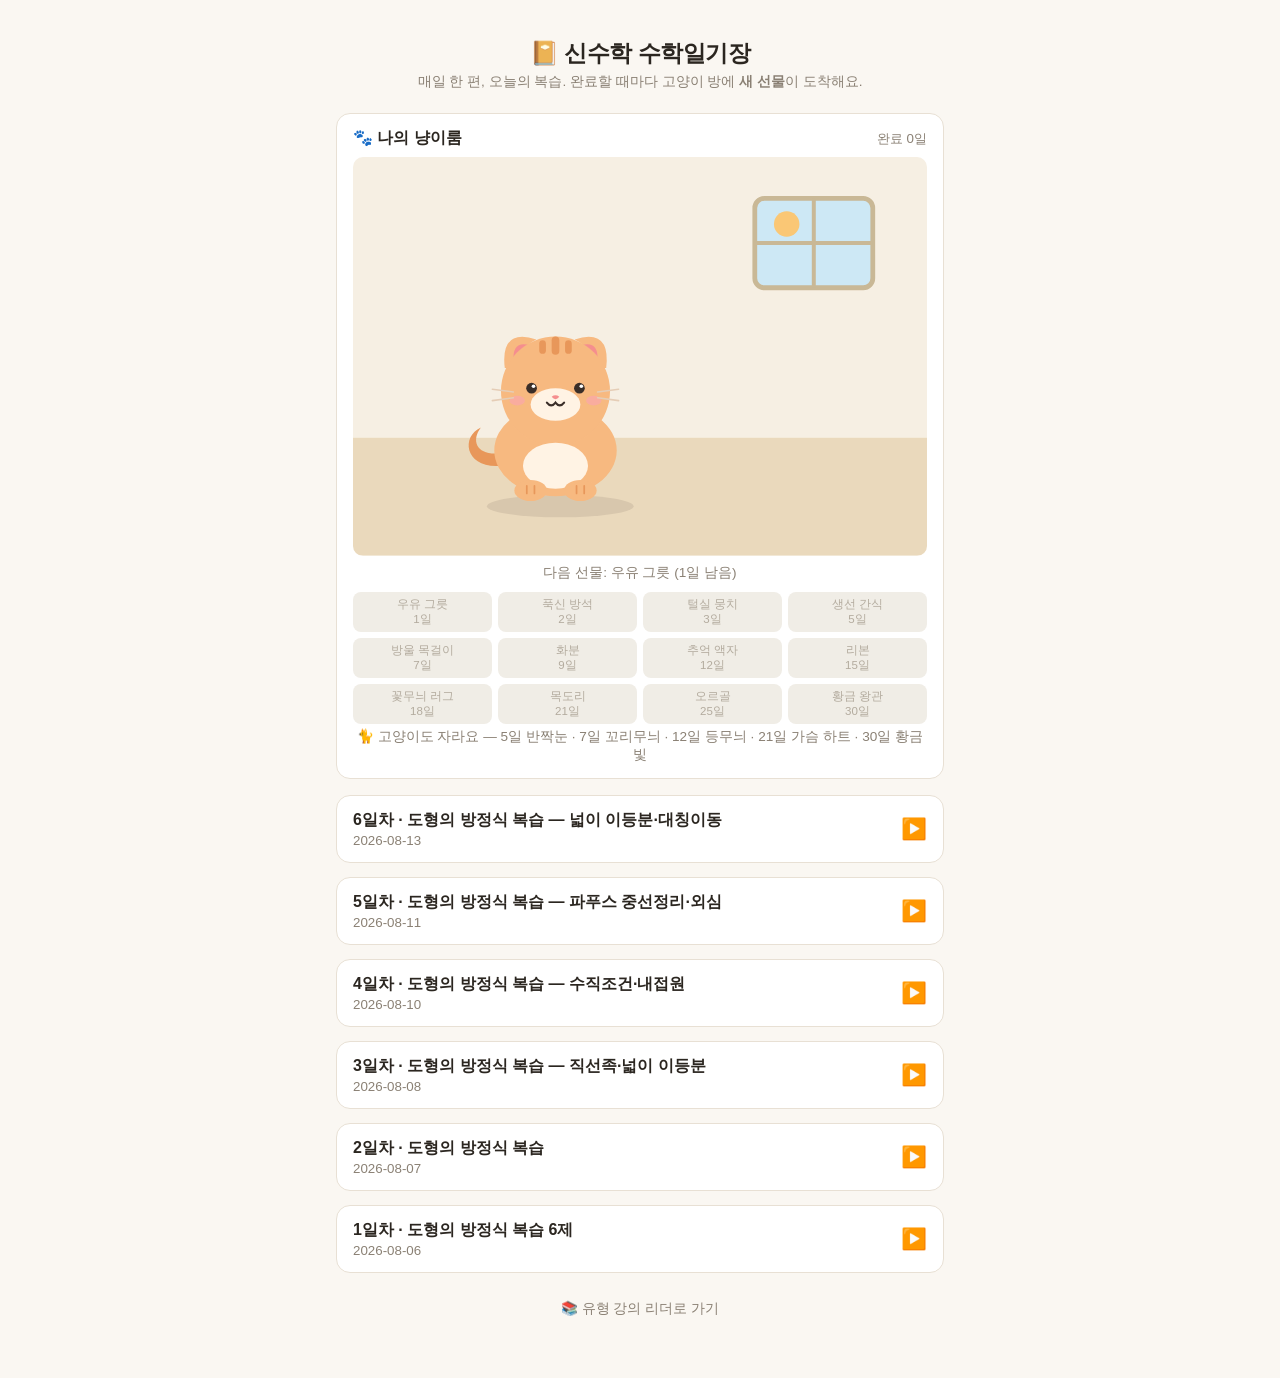
<file: diary.html>
<!DOCTYPE html>
<html lang="ko">
<head>
<meta charset="utf-8">
<meta name="viewport" content="width=device-width, initial-scale=1">
<title>신수학 수학일기장</title>
<style>
  :root {
    --bg:#faf7f2; --card:#ffffff; --ink:#2b2620; --sub:#8a8074;
    --accent:#b5541c; --accent-soft:#f6e3d3; --line:#e8e0d4; --ok:#2e7d32;
  }
  * { box-sizing:border-box; margin:0; padding:0; }
  body { font-family:'Segoe UI','Malgun Gothic',sans-serif; background:var(--bg); color:var(--ink); }
  .wrap { max-width:640px; margin:0 auto; padding:20px 16px 60px; }
  header { text-align:center; padding:18px 0 6px; }
  header h1 { font-size:1.45rem; letter-spacing:-0.5px; }
  header p { color:var(--sub); font-size:0.85rem; margin-top:4px; }

  .roomcard { background:var(--card); border:1px solid var(--line); border-radius:14px;
              padding:14px 16px; margin:16px 0; }
  .roomhead { display:flex; justify-content:space-between; align-items:baseline; margin-bottom:8px; }
  .roomhead b { font-size:1.0rem; }
  .roomhead small { color:var(--sub); }
  .roomsvg { width:100%; border-radius:10px; display:block; }
  .nextline { text-align:center; color:var(--sub); font-size:0.85rem; margin-top:8px; }
  .chips { display:grid; grid-template-columns:repeat(4,1fr); gap:6px; margin-top:10px; }
  .chip { font-size:0.72rem; text-align:center; border-radius:8px; padding:5px 2px;
          background:#f0ede6; color:#b3ab9e; }
  .chip.on { background:var(--accent-soft); color:#712B13; font-weight:600; }

  @keyframes blink{0%,90%,100%{transform:scaleY(1)}94%{transform:scaleY(.06)}}
  @keyframes sway{0%,100%{transform:rotate(-7deg)}50%{transform:rotate(9deg)}}
  @keyframes bob{0%,100%{transform:translateY(0)}50%{transform:translateY(-3px)}}
  .eye{animation:blink 3.8s infinite;transform-box:fill-box;transform-origin:center}
  .tail{animation:sway 2.6s ease-in-out infinite;transform-box:fill-box;transform-origin:15% 85%}
  .bobber{animation:bob 3.2s ease-in-out infinite}
  @keyframes heartpop{0%{opacity:0;transform:translateY(6px) scale(.6)}30%{opacity:1;transform:translateY(0) scale(1.1)}100%{opacity:0;transform:translateY(-16px) scale(1)}}
  .heart{animation:heartpop 1.4s ease-out forwards;transform-box:fill-box;transform-origin:center}
  #giftfx{position:absolute;inset:0;display:none;align-items:center;justify-content:center;
          background:rgba(43,38,32,.28);border-radius:10px;z-index:5}
  .gwrap{text-align:center}
  .gbox{font-size:3.2rem;animation:giftshake .9s ease}
  .gname{margin-top:6px;background:#fff;border-radius:999px;padding:6px 16px;font-weight:700;
         color:#712B13;box-shadow:0 4px 14px rgba(0,0,0,.18);animation:gnamepop .5s .7s both}
  @keyframes giftshake{0%{transform:scale(.2) rotate(0)}40%{transform:scale(1.15) rotate(-8deg)}
    55%{transform:rotate(8deg)}70%{transform:rotate(-6deg)}85%{transform:rotate(4deg)}100%{transform:scale(1) rotate(0)}}
  @keyframes gnamepop{0%{opacity:0;transform:translateY(10px) scale(.7)}100%{opacity:1;transform:translateY(0) scale(1)}}
  @keyframes itempop{0%{transform:scale(.2)}60%{transform:scale(1.35)}100%{transform:scale(1)}}
  .newitem{animation:itempop .7s ease .3s both;transform-box:fill-box;transform-origin:center}
  @keyframes twinkle{0%,100%{opacity:.2}50%{opacity:1}}
  .tw{animation:twinkle 1.6s infinite}
  .tw2{animation:twinkle 1.6s .5s infinite}
  .tw3{animation:twinkle 1.6s 1s infinite}
  @keyframes catjump{0%,100%{transform:translateY(0)}30%{transform:translateY(-14px)}55%{transform:translateY(0)}70%{transform:translateY(-6px)}}
  .catjump{animation:catjump .8s ease}
  @keyframes bellswing{0%,100%{transform:rotate(-9deg)}50%{transform:rotate(9deg)}}
  .bellg{animation:bellswing 2.4s ease-in-out infinite;transform-box:fill-box;transform-origin:top center}
  @keyframes yarnwig{0%,100%{transform:rotate(-8deg)}50%{transform:rotate(8deg)}}
  .yarn{animation:yarnwig 3s ease-in-out infinite;transform-box:fill-box;transform-origin:center bottom}
  @keyframes notefloat{0%{opacity:0;transform:translateY(4px)}25%{opacity:1}100%{opacity:0;transform:translateY(-24px)}}
  .note1{animation:notefloat 3s ease-out infinite;transform-box:fill-box}
  .note2{animation:notefloat 3s 1.5s ease-out infinite;transform-box:fill-box}
  @keyframes sunbreathe{0%,100%{transform:scale(1)}50%{transform:scale(1.12)}}
  .sun{animation:sunbreathe 4s ease-in-out infinite;transform-box:fill-box;transform-origin:center}

  .ep { background:var(--card); border:1px solid var(--line); border-radius:14px;
        margin-bottom:14px; overflow:hidden; }
  .ep-head { display:flex; justify-content:space-between; align-items:center;
             padding:14px 16px; cursor:pointer; }
  .ep-head .t b { font-size:1.0rem; }
  .ep-head .t small { display:block; color:var(--sub); margin-top:2px; }
  .ep-head .done { font-size:1.3rem; }
  .ep-body { display:none; padding:0 16px 16px; }
  .ep.open .ep-body { display:block; }
  .player { position:relative; width:100%; padding-top:56.25%; border-radius:10px; overflow:hidden; background:#000; }
  .player iframe { position:absolute; inset:0; width:100%; height:100%; border:0; }

  .pwbox { margin-top:14px; background:var(--accent-soft); border-radius:10px; padding:14px; }
  .pwbox label { font-size:0.9rem; font-weight:600; }
  .pwrow { display:flex; gap:8px; margin-top:8px; }
  .pwrow input { flex:1; border:1px solid var(--line); border-radius:8px; padding:10px 12px; font-size:1rem; }
  .pwrow button { background:var(--accent); color:#fff; border:0; border-radius:8px;
                  padding:10px 16px; font-size:0.95rem; cursor:pointer;
                  white-space:nowrap; flex:0 0 auto; }  /* 폰에서 "확/인"으로 쪼개지던 것 */
  .pwmsg { margin-top:8px; font-size:0.9rem; min-height:1.2em; }
  .pwmsg.ok { color:var(--ok); font-weight:700; }
  .pwmsg.no { color:#c62828; }
  /* 정답 뒤 "다음에 할 일" — 페이지에만 치면 원장님은 모른다(2026-08-11 채널 불일치 수리) */
  .pwsend { margin-top:8px; padding:10px 12px; border-radius:10px;
            background:#fff8e1; border:1px solid #ffe082; color:#5d4037;
            font-weight:400; line-height:1.5; }
  .pwsend b { color:#e65100; }
  .pwsend small { display:block; margin-top:4px; color:#8d6e63; font-size:0.85em; }
  .pwnote { margin-top:12px; color:var(--sub); font-size:0.85rem; }
  /* 그날만 있는 숙제·도전 안내(diary_data 의 note). 암호와 달리 카톡으로만 잡히는 채널이라
     영상 밖에도 한 번 더 적어둔다(2026-08-12 36번 ㄷ 도전). */
  .epnote { margin-top:12px; padding:10px 12px; border-radius:10px;
            background:#f1f8e9; border:1px solid #c5e1a5; color:#33691e;
            font-size:0.92rem; line-height:1.5; }
  .epnote b { color:#2e7d32; }

  footer { text-align:center; margin-top:26px; }
  footer a { color:var(--sub); font-size:0.85rem; text-decoration:none; }
</style>
</head>
<body>
<div class="wrap">
  <header>
    <h1>📔 신수학 수학일기장</h1>
    <p>매일 한 편, 오늘의 복습. 완료할 때마다 고양이 방에 <b>새 선물</b>이 도착해요.</p>
  </header>

  <div class="roomcard">
    <div class="roomhead">
      <b>🐾 나의 냥이룸</b>
      <small id="streakLine">완료 0일</small>
    </div>
    <div style="position:relative">
    <svg class="roomsvg" viewBox="0 0 360 250" role="img" aria-label="내 고양이 방">
      <rect x="0" y="0" width="360" height="176" fill="#F6EFE3"/>
      <rect x="0" y="176" width="360" height="74" fill="#EAD9BC"/>
      <g>
        <rect x="252" y="26" width="74" height="56" rx="6" fill="#CDE8F5" stroke="#C9B896" stroke-width="3"/>
        <path d="M289,26 v56 M252,54 h74" stroke="#C9B896" stroke-width="2.5"/>
        <circle class="sun" cx="272" cy="42" r="8" fill="#FAC775"/>
      </g>
      <g id="item18" style="display:none">
        <ellipse cx="172" cy="226" rx="142" ry="17" fill="#EADFF1"/>
        <ellipse cx="172" cy="226" rx="118" ry="11.5" fill="none" stroke="#CEBBE0" stroke-width="2" stroke-dasharray="6 5"/>
      </g>
      <ellipse cx="130" cy="219" rx="46" ry="7" fill="#3A2E28" opacity="0.10"/>
      <g id="item2" style="display:none">
        <ellipse cx="130" cy="224" rx="56" ry="13" fill="#F4B8C8"/>
        <ellipse cx="130" cy="222" rx="43" ry="9" fill="#F9D3DD"/>
      </g>
      <g transform="translate(55,88) scale(0.6)">
        <g id="jumper">
        <g class="bobber">
          <g class="tail"><path d="M64,176 C26,180 20,146 42,136 C30,152 40,168 68,162 Z" fill="#E8975A"/>
            <g id="fur-tail" style="display:none">
              <rect x="28" y="141" width="8" height="16" rx="4" fill="#C97635" transform="rotate(24 32 149)"/>
              <rect x="42" y="152" width="8" height="15" rx="4" fill="#C97635" transform="rotate(50 46 159)"/>
            </g>
          </g>
          <path d="M67,74 Q62,32 100,44 Q80,54 77,74 Z" fill="#F7B980"/>
          <path d="M76,66 Q75,45 93,50 Q81,56 82,66 Z" fill="#F58E8E"/>
          <path d="M173,74 Q178,32 140,44 Q160,54 163,74 Z" fill="#F7B980"/>
          <path d="M164,66 Q165,45 147,50 Q159,56 158,66 Z" fill="#F58E8E"/>
          <ellipse cx="120" cy="160" rx="64" ry="48" fill="#F7B980"/>
          <circle cx="120" cy="98" r="57" fill="#F7B980"/>
          <rect x="103" y="45" width="7" height="14" rx="3.5" fill="#E8975A"/>
          <rect x="116" y="41" width="8" height="19" rx="4" fill="#E8975A"/>
          <rect x="130" y="45" width="7" height="14" rx="3.5" fill="#E8975A"/>
          <g id="fur-back" style="display:none">
            <rect x="58" y="136" width="18" height="7" rx="3.5" fill="#E8975A" transform="rotate(-14 67 139)"/>
            <rect x="56" y="150" width="16" height="7" rx="3.5" fill="#E8975A" transform="rotate(-10 64 153)"/>
            <rect x="166" y="136" width="18" height="7" rx="3.5" fill="#E8975A" transform="rotate(14 175 139)"/>
          </g>
          <ellipse cx="120" cy="176" rx="34" ry="24" fill="#FFF3E4"/>
          <ellipse cx="120" cy="112" rx="26" ry="17" fill="#FFF3E4"/>
          <g id="fur-chest" style="display:none">
            <path d="M120,174 C111,164 116,155 120,161 C124,155 129,164 120,174 Z" fill="#F58E8E"/>
          </g>
          <g class="eye"><circle cx="95" cy="95" r="5.6" fill="#3A2E28"/><circle id="hl1" cx="97" cy="93" r="1.9" fill="#fff"/></g>
          <g class="eye"><circle cx="145" cy="95" r="5.6" fill="#3A2E28"/><circle id="hl2" cx="147" cy="93" r="1.9" fill="#fff"/></g>
          <path d="M116,104 Q120,109 124,104 Q120,101 116,104" fill="#F58E8E"/>
          <path id="mouth" d="M111,110 Q115.5,116 120,110 Q124.5,116 129,110" fill="none" stroke="#3A2E28" stroke-width="2.2" stroke-linecap="round"/>
          <ellipse id="bl1" cx="80" cy="108" rx="8" ry="5" fill="#F9A8A8" opacity=".75"/>
          <ellipse id="bl2" cx="160" cy="108" rx="8" ry="5" fill="#F9A8A8" opacity=".75"/>
          <path d="M54,96 L76,99 M54,108 L76,105" stroke="#E5CDB6" stroke-width="1.6" stroke-linecap="round"/>
          <path d="M186,96 L164,99 M186,108 L164,105" stroke="#E5CDB6" stroke-width="1.6" stroke-linecap="round"/>
          <g id="acc7" style="display:none"><path d="M86,142 Q120,158 154,142" stroke="#E24B4A" stroke-width="8" fill="none" stroke-linecap="round"/><g class="bellg"><circle cx="120" cy="156" r="6.5" fill="#FAC775" stroke="#BA7517" stroke-width="1.4"/><path d="M120,156 v4" stroke="#BA7517" stroke-width="1.4"/></g></g>
          <g id="acc14" style="display:none"><path d="M158,36 l16,-9 l-3,16 Z" fill="#ED93B1"/><path d="M158,36 l-13,11 l16,3 Z" fill="#ED93B1"/><circle cx="158" cy="37" r="3.4" fill="#D4537E"/></g>
          <g id="acc21" style="display:none"><path d="M86,140 Q120,156 154,140" stroke="#378ADD" stroke-width="10" fill="none" stroke-linecap="round"/><rect x="130" y="146" width="11" height="24" rx="5" fill="#378ADD"/><path d="M132,166 v4 M136,166 v4 M140,166 v4" stroke="#B5D4F4" stroke-width="1.6"/></g>
          <g id="acc30" style="display:none" transform="translate(0,19)"><g class="popt"><path d="M101,30 L107,10 L115,24 L120,7 L125,24 L133,10 L139,30 Q120,36 101,30 Z" fill="#FAC775" stroke="#BA7517" stroke-width="1.6" stroke-linejoin="round"/><circle cx="107" cy="10" r="2.6" fill="#EF9F27"/><circle cx="120" cy="7" r="2.6" fill="#EF9F27"/><circle cx="133" cy="10" r="2.6" fill="#EF9F27"/></g></g>
          <g id="aura" style="display:none" fill="#FAC775">
            <path class="tw"  transform="translate(58,40)"  d="M0,-7 L1.8,-1.8 L7,0 L1.8,1.8 L0,7 L-1.8,1.8 L-7,0 L-1.8,-1.8 Z"/>
            <path class="tw2" transform="translate(184,58)" d="M0,-6 L1.5,-1.5 L6,0 L1.5,1.5 L0,6 L-1.5,1.5 L-6,0 L-1.5,-1.5 Z"/>
            <path class="tw3" transform="translate(70,168)" d="M0,-5 L1.3,-1.3 L5,0 L1.3,1.3 L0,5 L-1.3,1.3 L-5,0 L-1.3,-1.3 Z"/>
          </g>
          <ellipse cx="94" cy="202" rx="17" ry="11" fill="#F7B980"/>
          <ellipse cx="146" cy="202" rx="17" ry="11" fill="#F7B980"/>
          <path d="M90,197 v8 M98,197 v8 M142,197 v8 M150,197 v8" stroke="#E8975A" stroke-width="1.8" stroke-linecap="round"/>
        </g>
        </g>
      </g>
      <g id="item1" style="display:none">
        <ellipse cx="208" cy="224" rx="15" ry="6.5" fill="#85B7EB"/>
        <ellipse cx="208" cy="222" rx="10" ry="3.8" fill="#FFFFFF"/>
      </g>
      <g id="item3" style="display:none">
        <g class="yarn">
        <circle cx="250" cy="218" r="11" fill="#AFA9EC"/>
        <path d="M241,215 a11 11 0 0 1 18,2 M242,222 a11 11 0 0 0 16,-1" stroke="#7F77DD" stroke-width="1.8" fill="none"/>
        </g>
        <path d="M260,224 q9,3 13,-2" stroke="#7F77DD" stroke-width="1.8" fill="none" stroke-linecap="round"/>
      </g>
      <g id="item5" style="display:none" transform="translate(292,218)"><g class="popt">
        <ellipse cx="0" cy="0" rx="17" ry="6" fill="#FFFFFF" stroke="#C9B896" stroke-width="1.5"/>
        <path d="M-9,-6 Q0,-13 9,-6 Q0,1 -9,-6 Z" fill="#5DCAA5"/>
        <path d="M8,-6 L15,-11 L15,-1 Z" fill="#1D9E75"/>
        <circle cx="-5" cy="-7" r="1.2" fill="#04342C"/>
      </g></g>
      <g id="item9" style="display:none" transform="translate(330,222)"><g class="popt">
        <circle cx="0" cy="-18" r="8.5" fill="#97C459"/>
        <circle cx="-8" cy="-10" r="6.5" fill="#97C459"/>
        <circle cx="8" cy="-10" r="6.5" fill="#97C459"/>
        <path d="M-11,-4 h22 l-4,15 h-14 Z" fill="#D85A30"/>
      </g></g>
      <g id="item12" style="display:none" transform="translate(44,52)"><g class="popt">
        <rect x="-18" y="-22" width="36" height="44" rx="4" fill="#FFF8EC" stroke="#BA7517" stroke-width="3"/>
        <path d="M0,8 C-11,-3 -4,-13 0,-6 C4,-13 11,-3 0,8 Z" fill="#ED93B1"/>
      </g></g>
      <g id="item25" style="display:none">
        <rect x="16" y="120" width="52" height="6" rx="3" fill="#C9A87C"/>
        <rect x="26" y="99" width="26" height="21" rx="3" fill="#D4537E"/>
        <rect x="26" y="99" width="26" height="6" rx="3" fill="#B23A63"/>
        <circle cx="60" cy="94" r="3" fill="#72243E"/>
        <path d="M63,94 V81 q6,2 0,6" stroke="#72243E" stroke-width="1.8" fill="none"/>
        <g class="note1"><circle cx="76" cy="88" r="2.6" fill="#D4537E"/><path d="M78.5,88 V77 q5,2 0,5" stroke="#D4537E" stroke-width="1.6" fill="none"/></g>
        <g class="note2"><circle cx="88" cy="94" r="2.2" fill="#993556"/><path d="M90,94 V85 q4,1.6 0,4" stroke="#993556" stroke-width="1.4" fill="none"/></g>
      </g>
      <g id="hearts" style="display:none">
        <path class="heart" d="M176,86 c-6,-7 -1,-13 3,-8 c4,-5 9,1 3,8 l-3,3 Z" fill="#ED93B1"/>
        <path class="heart" style="animation-delay:.25s" d="M200,70 c-5,-6 -1,-11 2.5,-7 c3.5,-4 7.5,1 2.5,7 l-2.5,2.5 Z" fill="#D4537E"/>
      </g>
    </svg>
    <div id="giftfx"></div>
    </div>
    <div class="nextline" id="nextLine">첫 완료를 하면 우유 그릇이 도착해요</div>
    <div class="chips" id="chips"></div>
    <div class="nextline" style="margin-top:4px">🐈 고양이도 자라요 — 5일 반짝눈 · 7일 꼬리무늬 · 12일 등무늬 · 21일 가슴 하트 · 30일 황금빛</div>
    <div id="adminbox" style="display:none;margin-top:12px;padding-top:12px;border-top:1px dashed var(--line)">
      <div style="font-size:0.85rem;color:var(--sub);margin-bottom:6px">
        🔑 원장 모드 — 열람 기록이 남지 않습니다. 슬라이더로 보상 진행을 미리 볼 수 있어요.
      </div>
      <div style="display:flex;align-items:center;gap:10px">
        <input type="range" id="pvslider" min="0" max="30" step="1" value="0" autocomplete="off" style="flex:1">
        <span id="pvlabel" style="font-size:0.85rem;min-width:74px;text-align:right">실제 기록</span>
      </div>
    </div>
  </div>

  <div id="list"></div>

  <footer><a id="readerLink" href="index.html">📚 유형 강의 리더로 가기</a></footer>
</div>

<script src="diary_data.js"></script>
<script>
// ── 열람 기록 비콘 — 리더(index.html)와 동일한 구글 폼 재사용 ──
const LOG = {
  action: "https://docs.google.com/forms/d/e/1FAIpQLSf4uKawAYL5SKV4A2yGv8ok_2VGIs-4opvnh6CpeljkY35LeA/formResponse",
  코드: "entry.1580342508", 내용: "entry.1507722106"
};
const SID = new URLSearchParams(location.search).get('s') || '';
// 원장 전용 코드 — 열람 기록을 남기지 않고(학생 통계 오염 방지) 미리보기 도구를 띄운다.
const ADMINS = ['wonjang'];
const IS_ADMIN = ADMINS.includes(SID);
const _logged = new Set();
function logView(label) {
  if (!SID || IS_ADMIN || _logged.has(label)) return;
  _logged.add(label);
  const body = new URLSearchParams();
  body.append(LOG.코드, SID);
  body.append(LOG.내용, label);
  fetch(LOG.action, { method:'POST', mode:'no-cors', body }).catch(()=>{});
}
if (SID) {
  logView('(일기장 열기)');
  document.getElementById('readerLink').href = 'index.html?s=' + encodeURIComponent(SID);
}

// ── 완료 기록 (이 기기 localStorage) ──
const KEY = 'diary_done_' + (SID || 'anon');
function loadDone() { try { return JSON.parse(localStorage.getItem(KEY)) || {}; } catch { return {}; } }
function saveDone(d) { localStorage.setItem(KEY, JSON.stringify(d)); }

// ── 꾸미기 아이템: [완료 일수, 이름, SVG id] ──
const ITEMS = [
  [1,  '우유 그릇',   'item1'],
  [2,  '푹신 방석',   'item2'],
  [3,  '털실 뭉치',   'item3'],
  [5,  '생선 간식',   'item5'],
  [7,  '방울 목걸이', 'acc7'],
  [9,  '화분',        'item9'],
  [12, '추억 액자',   'item12'],
  [15, '리본',        'acc14'],
  [18, '꽃무늬 러그', 'item18'],
  [21, '목도리',      'acc21'],
  [25, '오르골',      'item25'],
  [30, '황금 왕관',   'acc30'],
];

let _preview = null;   // 원장 미리보기 일수 (null이면 실제 기록)
let _shownN = null;    // 직전 렌더의 완료 일수 — 증가분만 팝 연출

function _pop(g) {
  if (!g) return;
  // transform 속성이 있는 그룹은 CSS 애니메이션이 위치를 덮어쓰므로 내부 .popt 래퍼에 건다
  const t = g.querySelector(':scope > .popt') || g;
  t.classList.remove('newitem'); void t.getBBox(); t.classList.add('newitem');
}
function catJump() { const j = document.getElementById('jumper'); j.classList.remove('catjump'); void j.getBBox(); j.classList.add('catjump'); }

function renderRoom() {
  const done = loadDone();
  const days = Object.keys(done).map(Number);
  const n = (_preview === null) ? days.length : _preview;
  // 연속 일수: 완료한 에피소드의 date가 이어진 길이(주말 하루 건너뜀 허용)
  let streak = 0;
  const dates = days.map(d => (DIARY.find(e=>e.day===d)||{}).date).filter(Boolean).sort();
  for (let i = dates.length - 1; i >= 0; i--) {
    if (i === dates.length - 1) { streak = 1; continue; }
    if ((new Date(dates[i+1]) - new Date(dates[i])) / 86400000 <= 2) streak++; else break;
  }
  document.getElementById('streakLine').textContent = (_preview !== null)
    ? `미리보기 ${n}일`
    : `완료 ${n}일${streak >= 2 ? ` · 🔥${streak}일 연속` : ''}`;
  const prev = _shownN;
  for (const [d, , id] of ITEMS)
    document.getElementById(id).style.display = (n >= d) ? '' : 'none';
  // 새로 생긴 것들 팝 + 고양이 점프 (첫 렌더는 조용히)
  if (prev !== null && n > prev) {
    ITEMS.filter(([d]) => d > prev && d <= n)
         .forEach(([, , id]) => _pop(document.getElementById(id)));
    [[7,'fur-tail'],[12,'fur-back'],[21,'fur-chest'],[30,'aura']]
      .filter(([d]) => d > prev && d <= n)
      .forEach(([, id]) => _pop(document.getElementById(id)));
    catJump();
  }
  _shownN = n;
  // 고양이 성장 단계 — 크기 대신 생김새가 변한다
  const spark = n >= 5;
  ['hl1','hl2'].forEach(id => document.getElementById(id).setAttribute('r', spark ? '2.7' : '1.9'));
  document.getElementById('mouth').setAttribute('stroke-width', spark ? '2.8' : '2.2');
  ['bl1','bl2'].forEach(id => document.getElementById(id).setAttribute('opacity', spark ? '0.95' : '0.75'));
  document.getElementById('fur-tail').style.display  = n >= 7  ? '' : 'none';
  document.getElementById('fur-back').style.display  = n >= 12 ? '' : 'none';
  document.getElementById('fur-chest').style.display = n >= 21 ? '' : 'none';
  document.getElementById('aura').style.display      = n >= 30 ? '' : 'none';
  const next = ITEMS.find(i => i[0] > n);
  document.getElementById('nextLine').textContent = next
    ? `다음 선물: ${next[1]} (${next[0] - n}일 남음)`
    : '모든 선물 도착! 방이 가득 찼어요';
  document.getElementById('chips').innerHTML = ITEMS.map(([d, name]) =>
    `<div class="chip${n >= d ? ' on' : ''}">${name}<br>${d}일</div>`).join('');
}

function popHearts() {
  const h = document.getElementById('hearts');
  h.style.display = 'none';
  void h.getBoundingClientRect();
  h.style.display = '';
  setTimeout(() => { h.style.display = 'none'; }, 1700);
}

function markDone(day) {
  const d = loadDone();
  if (d[day]) return false;
  const nBefore = Object.keys(d).length;
  d[day] = true; saveDone(d);
  renderRoom(); popHearts();
  const won = ITEMS.filter(it => it[0] > nBefore && it[0] <= nBefore + 1);
  if (won.length) giftFx(won.map(it => it[1]));
  return true;
}

function giftFx(names, i = 0) {
  const fx = document.getElementById('giftfx');
  if (i >= names.length) { fx.style.display = 'none'; fx.innerHTML = ''; return; }
  fx.style.display = 'flex';
  fx.innerHTML = `<div class="gwrap"><div class="gbox">🎁</div><div class="gname">✨ ${names[i]} 획득!</div></div>`;
  setTimeout(() => giftFx(names, i + 1), 2000);
}

// ── 에피소드 렌더 ──
async function sha256(s) {
  const buf = await crypto.subtle.digest('SHA-256', new TextEncoder().encode(s));
  return [...new Uint8Array(buf)].map(b => b.toString(16).padStart(2,'0')).join('');
}
function render() {
  const done = loadDone();
  const list = document.getElementById('list');
  list.innerHTML = '';
  [...DIARY].sort((a,b)=>b.day-a.day).forEach(ep => {
    const el = document.createElement('div');
    el.className = 'ep';
    el.innerHTML = `
      <div class="ep-head">
        <div class="t"><b>${ep.day}일차 · ${ep.topic}</b><small>${ep.date}</small></div>
        <div class="done">${done[ep.day] ? '✅' : '▶️'}</div>
      </div>
      <div class="ep-body">
        <div class="player" data-yt="${ep.youtube}"></div>
        ${ep.note ? `<div class="epnote">${ep.note}</div>` : ''}
        ${ep.pw ? `
        <div class="pwbox">
          <label>🔑 오늘의 암호</label>
          <div class="pwrow">
            <input type="text" placeholder="영상 끝에서 알려준 암호" autocomplete="off">
            <button>확인</button>
          </div>
          <div class="pwmsg"></div>
        </div>` : `
        <div class="pwnote">이 회차는 암호가 없어요 — 영상을 열면 완료로 기록돼요.</div>`}
      </div>`;
    const head = el.querySelector('.ep-head');
    head.addEventListener('click', () => {
      const opening = !el.classList.contains('open');
      document.querySelectorAll('.ep.open').forEach(o => o.classList.remove('open'));
      if (opening) {
        el.classList.add('open');
        const p = el.querySelector('.player');
        if (!p.querySelector('iframe')) {
          p.innerHTML = `<iframe src="https://www.youtube-nocookie.com/embed/${p.dataset.yt}?rel=0" allow="autoplay; encrypted-media" allowfullscreen></iframe>`;
        }
        logView(`일기장${ep.day}일차 열람`);
        if (!ep.pw && markDone(ep.day)) el.querySelector('.done').textContent = '✅';
      }
    });
    if (ep.pw) {
      const input = el.querySelector('.pwrow input');
      const btn = el.querySelector('.pwrow button');
      const msg = el.querySelector('.pwmsg');
      const submit = async () => {
        const v = input.value.trim().toLowerCase().replace(/\s+/g,'');
        if (!v) return;
        if (await sha256(v) === ep.pw) {
          // v는 해시가 일치했을 때만 쓰이므로 곧 "그날의 실제 암호" 문자열이다(임의 입력 아님).
          msg.innerHTML = '⭕ 정답! 냥이룸에 선물이 도착했어요'
            + '<div class="pwsend">📩 이제 <b>선생님께 카톡으로 「' + v + '」</b> 보내주면 커피 기프티콘!'
            + '<small>여기에만 치면 선생님은 네가 푼 걸 몰라요. 꼭 카톡도 보내줘 🙂</small></div>';
          msg.className = 'pwmsg ok';
          logView(`일기장${ep.day}일차 암호⭕`);
          markDone(ep.day);
          el.querySelector('.done').textContent = '✅';
        } else {
          msg.textContent = '❌ 다시 한번 — 영상 마지막을 확인해봐';
          msg.className = 'pwmsg no';
          logView(`일기장${ep.day}일차 암호❌:${v.slice(0,20)}`);
        }
      };
      btn.addEventListener('click', submit);
      input.addEventListener('keydown', e => { if (e.key === 'Enter') submit(); });
    }
    list.appendChild(el);
  });
}
render();
renderRoom();

if (IS_ADMIN) {
  const box = document.getElementById('adminbox');
  const sl = document.getElementById('pvslider');
  const lb = document.getElementById('pvlabel');
  box.style.display = '';
  sl.value = Object.keys(loadDone()).length;
  lb.textContent = '실제 기록';
  sl.addEventListener('input', () => {
    _preview = +sl.value;
    lb.textContent = `${_preview}일 시점`;
    renderRoom();
  });
}
</script>
</body>
</html>
</file>
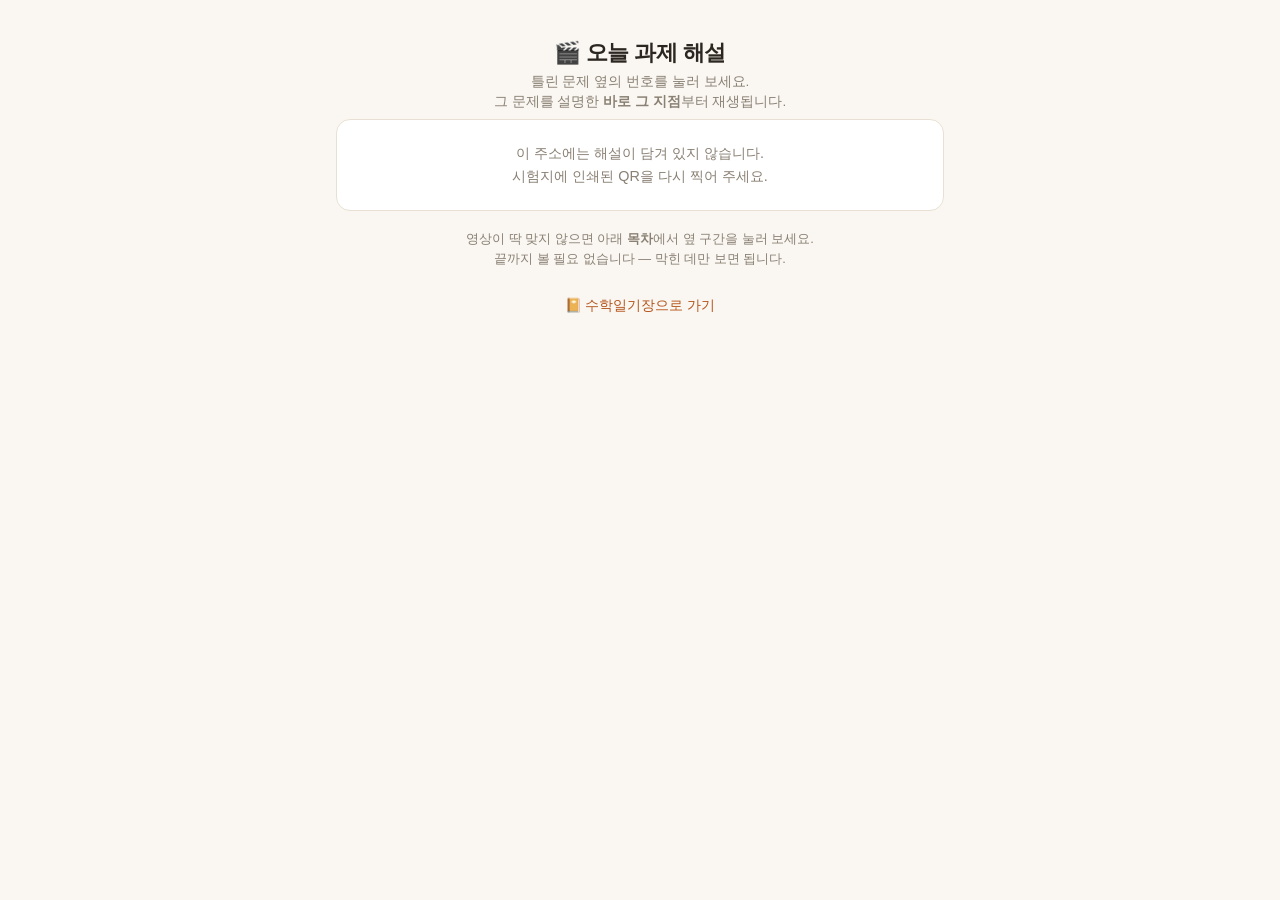
<file: watch.html>
<!DOCTYPE html>
<html lang="ko">
<head>
<meta charset="utf-8">
<meta name="viewport" content="width=device-width, initial-scale=1">
<title>신수학 — 오늘 과제 해설</title>
<style>
  :root {
    --bg:#faf7f2; --card:#ffffff; --ink:#2b2620; --sub:#8a8074;
    --accent:#b5541c; --accent-soft:#f6e3d3; --line:#e8e0d4; --ok:#2e7d32;
  }
  * { box-sizing:border-box; margin:0; padding:0; }
  body { font-family:'Segoe UI','Malgun Gothic',sans-serif; background:var(--bg); color:var(--ink); }
  .wrap { max-width:640px; margin:0 auto; padding:20px 16px 60px; }
  header { text-align:center; padding:18px 0 6px; }
  header h1 { font-size:1.35rem; letter-spacing:-0.5px; }
  header p { color:var(--sub); font-size:0.85rem; margin-top:5px; line-height:1.5; }

  .q { background:var(--card); border:1px solid var(--line); border-radius:14px;
       margin:12px 0; overflow:hidden; }
  .q-head { display:flex; align-items:center; gap:10px; padding:13px 14px; cursor:pointer; }
  .q-no { flex:none; width:32px; height:32px; border-radius:9px; background:var(--accent-soft);
          color:#712B13; font-weight:700; font-size:0.92rem; display:flex;
          align-items:center; justify-content:center; }
  .q-mid { flex:1; min-width:0; }
  .q-title { font-size:0.94rem; font-weight:600; line-height:1.35; }
  .q-sub { color:var(--sub); font-size:0.78rem; margin-top:3px; }
  .q-at { flex:none; color:var(--accent); font-weight:700; font-size:0.85rem; }
  .q.open .q-head { border-bottom:1px solid var(--line); }

  .player { display:none; }
  .q.open .player { display:block; }
  .player .frame { position:relative; width:100%; padding-top:56.25%; background:#000; }
  .player iframe { position:absolute; inset:0; width:100%; height:100%; border:0; }

  .chapters { padding:10px 14px 14px; }
  .chapters b { font-size:0.8rem; color:var(--sub); display:block; margin-bottom:6px; }
  .ch { display:flex; gap:8px; padding:6px 8px; border-radius:8px; cursor:pointer;
        font-size:0.84rem; line-height:1.35; }
  .ch:hover { background:#f4f0e8; }
  .ch.cur { background:var(--accent-soft); font-weight:600; }
  .ch-t { flex:none; color:var(--accent); font-variant-numeric:tabular-nums; }

  .empty { background:var(--card); border:1px solid var(--line); border-radius:14px;
           padding:22px 18px; text-align:center; color:var(--sub); font-size:0.9rem; line-height:1.6; }
  .tip { margin-top:18px; color:var(--sub); font-size:0.8rem; text-align:center; line-height:1.6; }
  footer { text-align:center; margin-top:26px; }
  footer a { color:var(--accent); font-size:0.85rem; text-decoration:none; }
</style>
</head>
<body>
<div class="wrap">
  <header>
    <h1>🎬 오늘 과제 해설</h1>
    <p id="lead">틀린 문제 옆의 번호를 눌러 보세요.<br>그 문제를 설명한 <b>바로 그 지점</b>부터 재생됩니다.</p>
  </header>

  <div id="list"></div>

  <p class="tip">영상이 딱 맞지 않으면 아래 <b>목차</b>에서 옆 구간을 눌러 보세요.<br>
     끝까지 볼 필요 없습니다 — 막힌 데만 보면 됩니다.</p>

  <footer><a id="diaryLink" href="diary.html">📔 수학일기장으로 가기</a></footer>
</div>

<script src="lecture_data.js"></script>
<script>
// ── 열람 기록 비콘 — 리더(index.html)·일기장(diary.html)과 동일한 구글 폼 재사용 ──
const LOG = {
  action: "https://docs.google.com/forms/d/e/1FAIpQLSf4uKawAYL5SKV4A2yGv8ok_2VGIs-4opvnh6CpeljkY35LeA/formResponse",
  코드: "entry.1580342508", 내용: "entry.1507722106"
};
const P = new URLSearchParams(location.search);
const SID = P.get('s') || '';
// 원장 전용 코드 — 열람 기록을 남기지 않는다(학생 통계 오염 방지, 08-07 hd8x 사고).
const ADMINS = ['wonjang'];
const IS_ADMIN = ADMINS.includes(SID);
const _logged = new Set();
function logView(label) {
  if (!SID || IS_ADMIN || _logged.has(label)) return;
  _logged.add(label);
  const body = new URLSearchParams();
  body.append(LOG.코드, SID);
  body.append(LOG.내용, label);
  fetch(LOG.action, { method:'POST', mode:'no-cors', body }).catch(()=>{});
}

const LEC = window.LECTURES || {};
function mmss(s) { s = s|0; return (s/60|0) + ':' + String(s%60).padStart(2,'0'); }

// p=번호:영상id:초  (시험지 1장 = QR 1개. 문항마다 QR 을 박으면 축소 인쇄에서 스캔이 안 된다)
const items = (P.get('p') || '').split(',').filter(Boolean).map(function (raw) {
  const a = raw.split(':');
  return { no: a[0] || '?', vid: a[1] || '', t: parseInt(a[2] || '0', 10) || 0 };
}).filter(function (x) { return /^[A-Za-z0-9_-]{11}$/.test(x.vid); });

const listEl = document.getElementById('list');
if (SID) {
  document.getElementById('diaryLink').href = 'diary.html?s=' + encodeURIComponent(SID);
  logView('(과제해설 열기)');
}

if (!items.length) {
  listEl.innerHTML = '<div class="empty">이 주소에는 해설이 담겨 있지 않습니다.<br>' +
                     '시험지에 인쇄된 QR을 다시 찍어 주세요.</div>';
} else {
  items.forEach(function (it, idx) {
    const lec = LEC[it.vid] || { unit: '강의', ch: [] };
    // 챕터 목록에서 이 지점의 제목을 찾는다(정확히 일치하는 start, 없으면 직전 챕터)
    let title = '', cur = -1;
    (lec.ch || []).forEach(function (c, i) {
      if (c[0] <= it.t) { title = c[1]; cur = i; }
    });
    if (!title) title = lec.unit;

    const el = document.createElement('div');
    el.className = 'q';
    el.innerHTML =
      '<div class="q-head">' +
        '<div class="q-no">' + it.no + '</div>' +
        '<div class="q-mid">' +
          '<div class="q-title"></div>' +
          '<div class="q-sub"></div>' +
        '</div>' +
        '<div class="q-at">▶ ' + mmss(it.t) + '</div>' +
      '</div>' +
      '<div class="player"><div class="frame"></div>' +
        '<div class="chapters"><b>이 강의 목차</b><div class="chlist"></div></div>' +
      '</div>';
    el.querySelector('.q-title').textContent = title;
    el.querySelector('.q-sub').textContent = lec.unit + (lec.date ? ' · ' + lec.date : '');

    // 목차 — 매칭이 어긋나도 아이가 스스로 옆 구간으로 갈 수 있게 전체를 띄운다
    const chl = el.querySelector('.chlist');
    (lec.ch || []).forEach(function (c, i) {
      const row = document.createElement('div');
      row.className = 'ch' + (i === cur ? ' cur' : '');
      const t = document.createElement('span'); t.className = 'ch-t'; t.textContent = mmss(c[0]);
      const n = document.createElement('span'); n.textContent = c[1];
      row.appendChild(t); row.appendChild(n);
      row.addEventListener('click', function (e) {
        e.stopPropagation();
        play(el, it, c[0], c[1]);
        chl.querySelectorAll('.ch').forEach(function (x) { x.classList.remove('cur'); });
        row.classList.add('cur');
      });
      chl.appendChild(row);
    });

    el.querySelector('.q-head').addEventListener('click', function () {
      if (el.classList.contains('open')) { el.classList.remove('open'); return; }
      document.querySelectorAll('.q.open').forEach(function (o) { o.classList.remove('open'); });
      el.classList.add('open');
      if (!el.querySelector('iframe')) play(el, it, it.t, title);
    });
    listEl.appendChild(el);
    if (idx === 0) { el.classList.add('open'); play(el, it, it.t, title); }
  });
}

function play(el, it, start, label) {
  // youtube-nocookie — 학교·자녀보호 구글계정에 걸린 학생도 재생된다(08-07 계정차단 대응)
  // origin — 2025 유튜브 정책: 없으면 임베드가 오류 153("플레이어 구성 오류")으로 죽는다
  //   (리더 index.html에서 08-28 실측·수리한 것과 같은 원인. file:// 은 origin이 "null"이라 제외).
  const src = 'https://www.youtube-nocookie.com/embed/' + it.vid +
              '?start=' + (start|0) + '&rel=0&autoplay=1' +
              (location.origin.startsWith('http') ? '&origin=' + encodeURIComponent(location.origin) : '');
  el.querySelector('.frame').innerHTML =
    '<iframe src="' + src + '" allow="autoplay; encrypted-media" allowfullscreen></iframe>';
  el.classList.add('open');
  logView(it.no + '번 해설 재생 · ' + (label || '') + ' @' + mmss(start));
}
</script>
</body>
</html>
</file>
